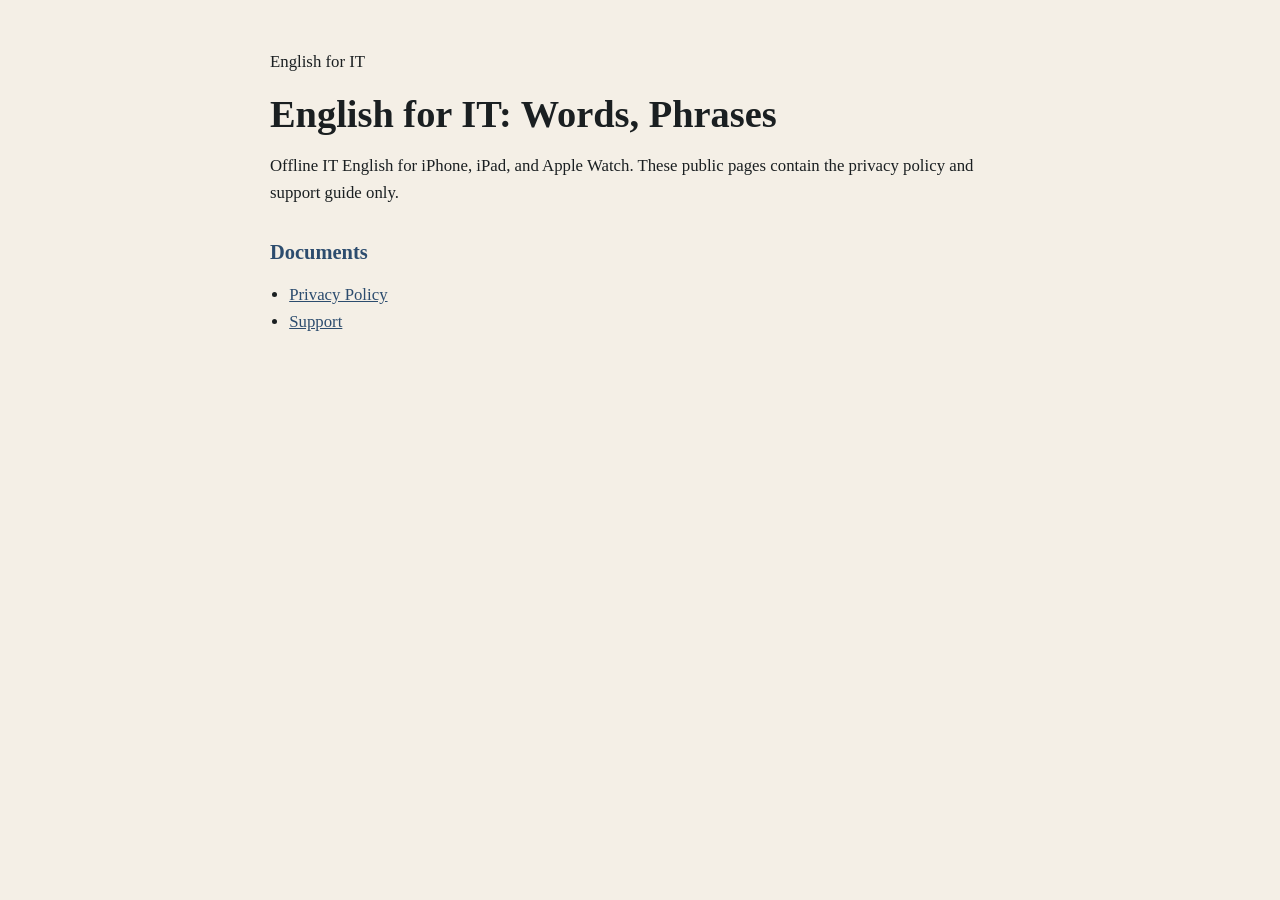
<file: index.html>
<!DOCTYPE html>
<html lang="en">
<head>
  <meta charset="utf-8">
  <meta name="viewport" content="width=device-width, initial-scale=1">
  <title>English for IT: Words, Phrases</title>
  <link rel="stylesheet" href="style.css">
</head>
<body>
  <main>
    <p class="eyebrow">English for IT</p>
    <h1>English for IT: Words, Phrases</h1>
    <p class="lead">Offline IT English for iPhone, iPad, and Apple Watch. These public pages contain the privacy policy and support guide only.</p>
    <section>
      <h2>Documents</h2>
      <ul>
        <li><a href="privacy.html">Privacy Policy</a></li>
        <li><a href="support.html">Support</a></li>
      </ul>
    </section>
  </main>
</body>
</html>
</file>
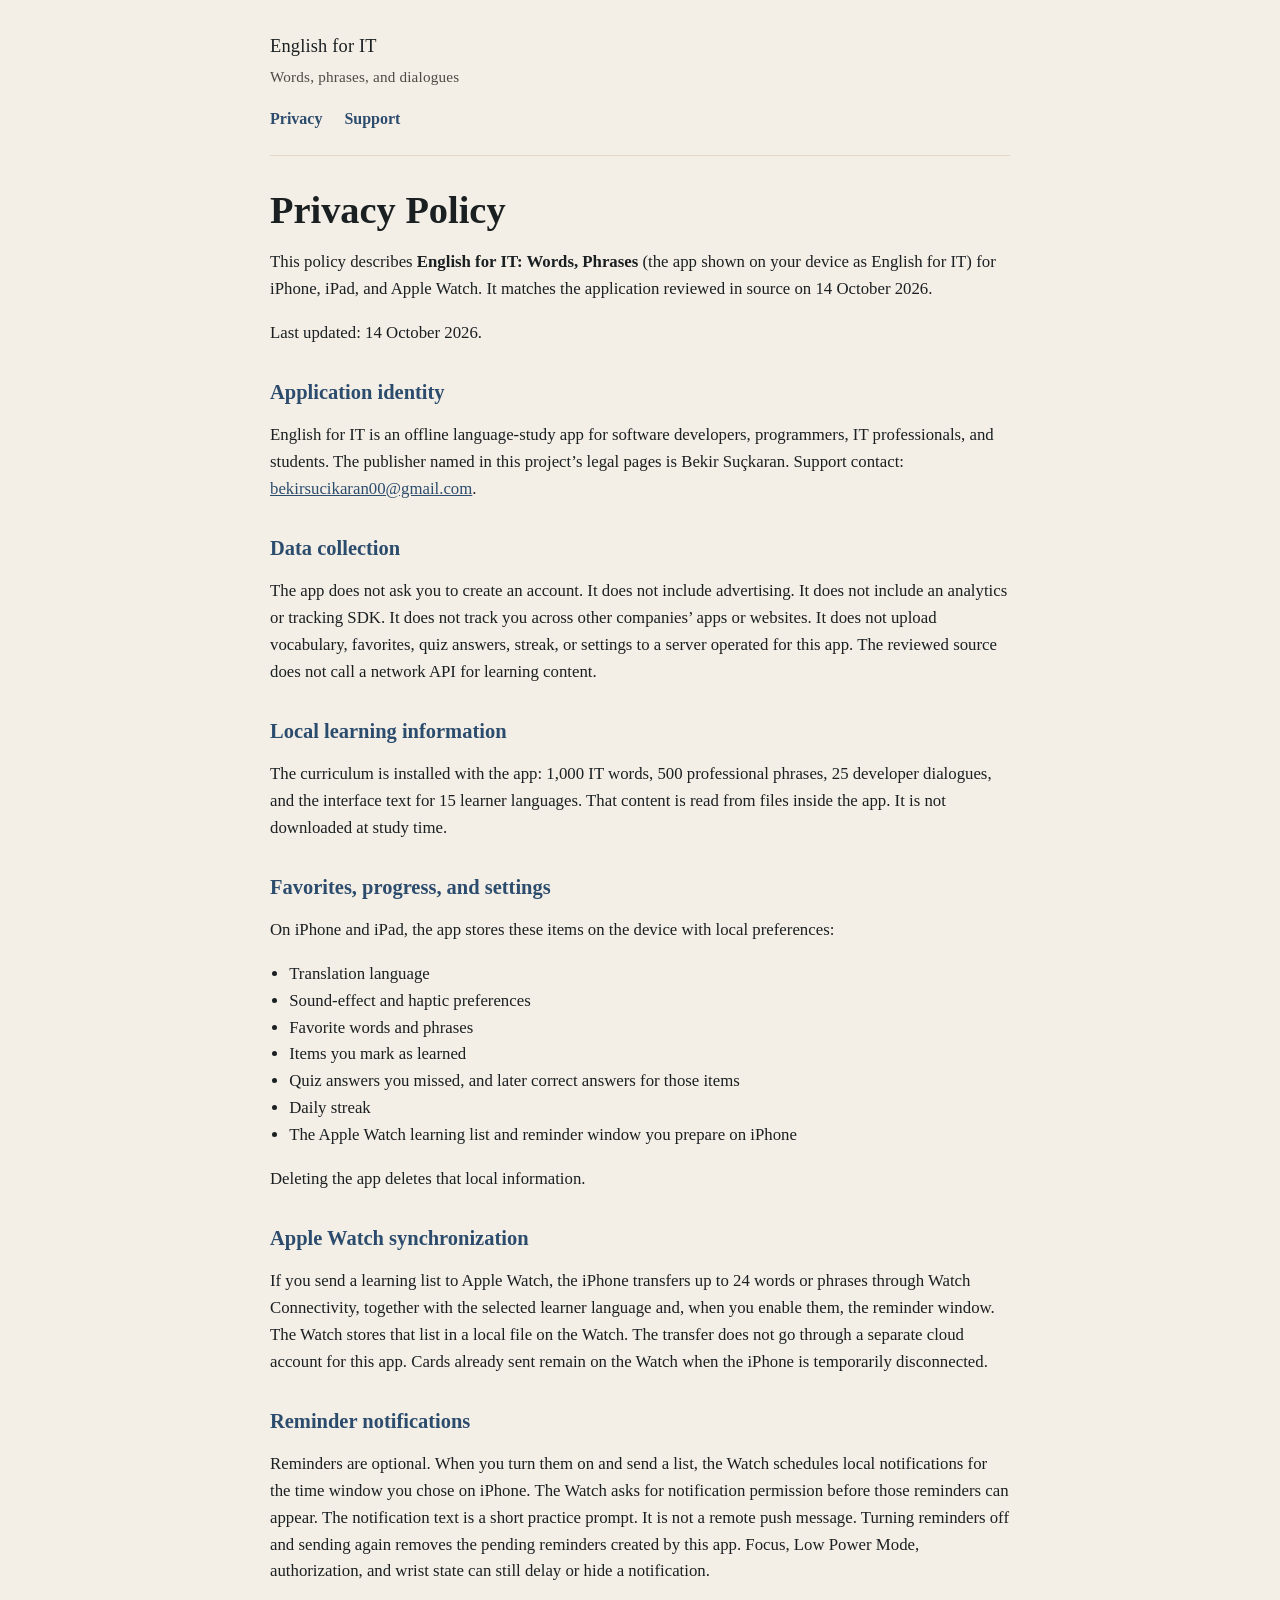
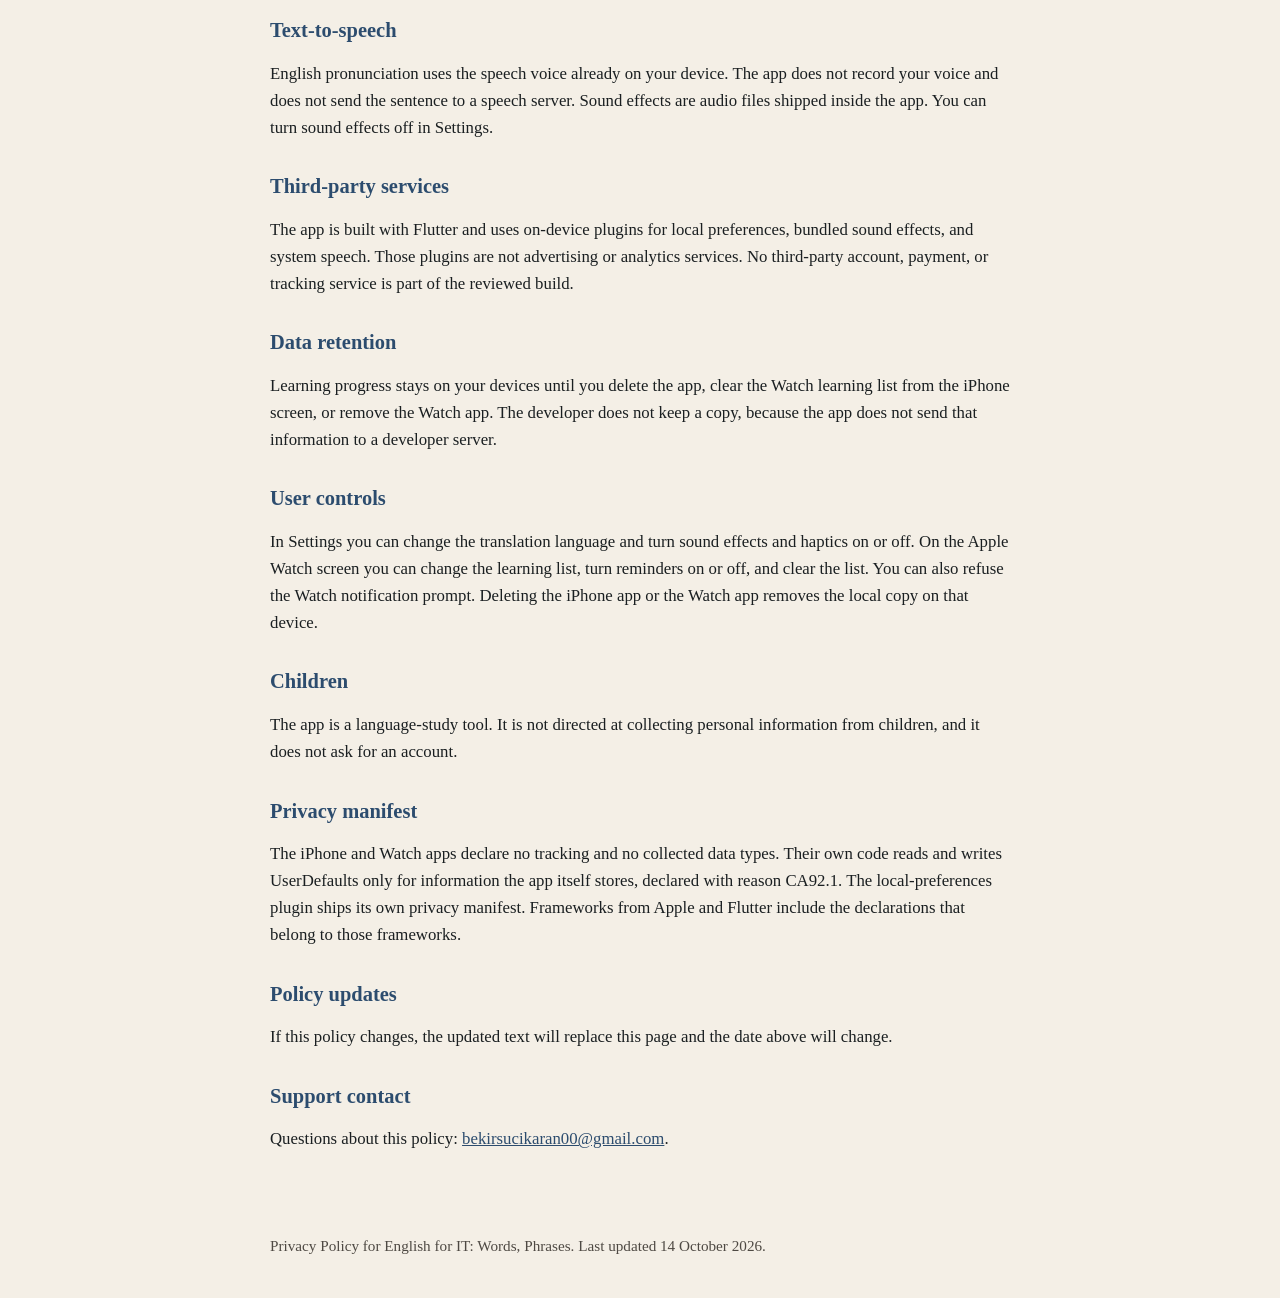
<file: privacy.html>
<!DOCTYPE html>
<html lang="en">
<head>
  <meta charset="utf-8">
  <meta name="viewport" content="width=device-width, initial-scale=1">
  <title>Privacy Policy — English for IT: Words, Phrases</title>
  <meta name="description" content="Privacy Policy for English for IT: Words, Phrases. Offline study. No account, advertising, analytics, or tracking.">
  <link rel="stylesheet" href="style.css">
</head>
<body>
  <a class="skip" href="#content">Skip to content</a>
  <header>
    <p class="brand">English for IT <span>Words, phrases, and dialogues</span></p>
    <nav aria-label="Legal">
      <a href="index.html">Privacy</a>
      <a href="support.html">Support</a>
    </nav>
  </header>
  <main id="content">
    <h1>Privacy Policy</h1>
    <p>This policy describes <strong>English for IT: Words, Phrases</strong> (the app shown on your device as English for IT) for iPhone, iPad, and Apple Watch. It matches the application reviewed in source on 14 October 2026.</p>
    <p>Last updated: 14 October 2026.</p>

    <h2>Application identity</h2>
    <p>English for IT is an offline language-study app for software developers, programmers, IT professionals, and students. The publisher named in this project’s legal pages is Bekir Suçkaran. Support contact: <a href="mailto:bekirsucikaran00@gmail.com">bekirsucikaran00@gmail.com</a>.</p>

    <h2>Data collection</h2>
    <p>The app does not ask you to create an account. It does not include advertising. It does not include an analytics or tracking SDK. It does not track you across other companies’ apps or websites. It does not upload vocabulary, favorites, quiz answers, streak, or settings to a server operated for this app. The reviewed source does not call a network API for learning content.</p>

    <h2>Local learning information</h2>
    <p>The curriculum is installed with the app: 1,000 IT words, 500 professional phrases, 25 developer dialogues, and the interface text for 15 learner languages. That content is read from files inside the app. It is not downloaded at study time.</p>

    <h2>Favorites, progress, and settings</h2>
    <p>On iPhone and iPad, the app stores these items on the device with local preferences:</p>
    <ul>
      <li>Translation language</li>
      <li>Sound-effect and haptic preferences</li>
      <li>Favorite words and phrases</li>
      <li>Items you mark as learned</li>
      <li>Quiz answers you missed, and later correct answers for those items</li>
      <li>Daily streak</li>
      <li>The Apple Watch learning list and reminder window you prepare on iPhone</li>
    </ul>
    <p>Deleting the app deletes that local information.</p>

    <h2>Apple Watch synchronization</h2>
    <p>If you send a learning list to Apple Watch, the iPhone transfers up to 24 words or phrases through Watch Connectivity, together with the selected learner language and, when you enable them, the reminder window. The Watch stores that list in a local file on the Watch. The transfer does not go through a separate cloud account for this app. Cards already sent remain on the Watch when the iPhone is temporarily disconnected.</p>

    <h2>Reminder notifications</h2>
    <p>Reminders are optional. When you turn them on and send a list, the Watch schedules local notifications for the time window you chose on iPhone. The Watch asks for notification permission before those reminders can appear. The notification text is a short practice prompt. It is not a remote push message. Turning reminders off and sending again removes the pending reminders created by this app. Focus, Low Power Mode, authorization, and wrist state can still delay or hide a notification.</p>

    <h2>Text-to-speech</h2>
    <p>English pronunciation uses the speech voice already on your device. The app does not record your voice and does not send the sentence to a speech server. Sound effects are audio files shipped inside the app. You can turn sound effects off in Settings.</p>

    <h2>Third-party services</h2>
    <p>The app is built with Flutter and uses on-device plugins for local preferences, bundled sound effects, and system speech. Those plugins are not advertising or analytics services. No third-party account, payment, or tracking service is part of the reviewed build.</p>

    <h2>Data retention</h2>
    <p>Learning progress stays on your devices until you delete the app, clear the Watch learning list from the iPhone screen, or remove the Watch app. The developer does not keep a copy, because the app does not send that information to a developer server.</p>

    <h2>User controls</h2>
    <p>In Settings you can change the translation language and turn sound effects and haptics on or off. On the Apple Watch screen you can change the learning list, turn reminders on or off, and clear the list. You can also refuse the Watch notification prompt. Deleting the iPhone app or the Watch app removes the local copy on that device.</p>

    <h2>Children</h2>
    <p>The app is a language-study tool. It is not directed at collecting personal information from children, and it does not ask for an account.</p>

    <h2>Privacy manifest</h2>
    <p>The iPhone and Watch apps declare no tracking and no collected data types. Their own code reads and writes UserDefaults only for information the app itself stores, declared with reason CA92.1. The local-preferences plugin ships its own privacy manifest. Frameworks from Apple and Flutter include the declarations that belong to those frameworks.</p>

    <h2>Policy updates</h2>
    <p>If this policy changes, the updated text will replace this page and the date above will change.</p>

    <h2>Support contact</h2>
    <p>Questions about this policy: <a href="mailto:bekirsucikaran00@gmail.com">bekirsucikaran00@gmail.com</a>.</p>
  </main>
  <footer>Privacy Policy for English for IT: Words, Phrases. Last updated 14 October 2026.</footer>
</body>
</html>
</file>
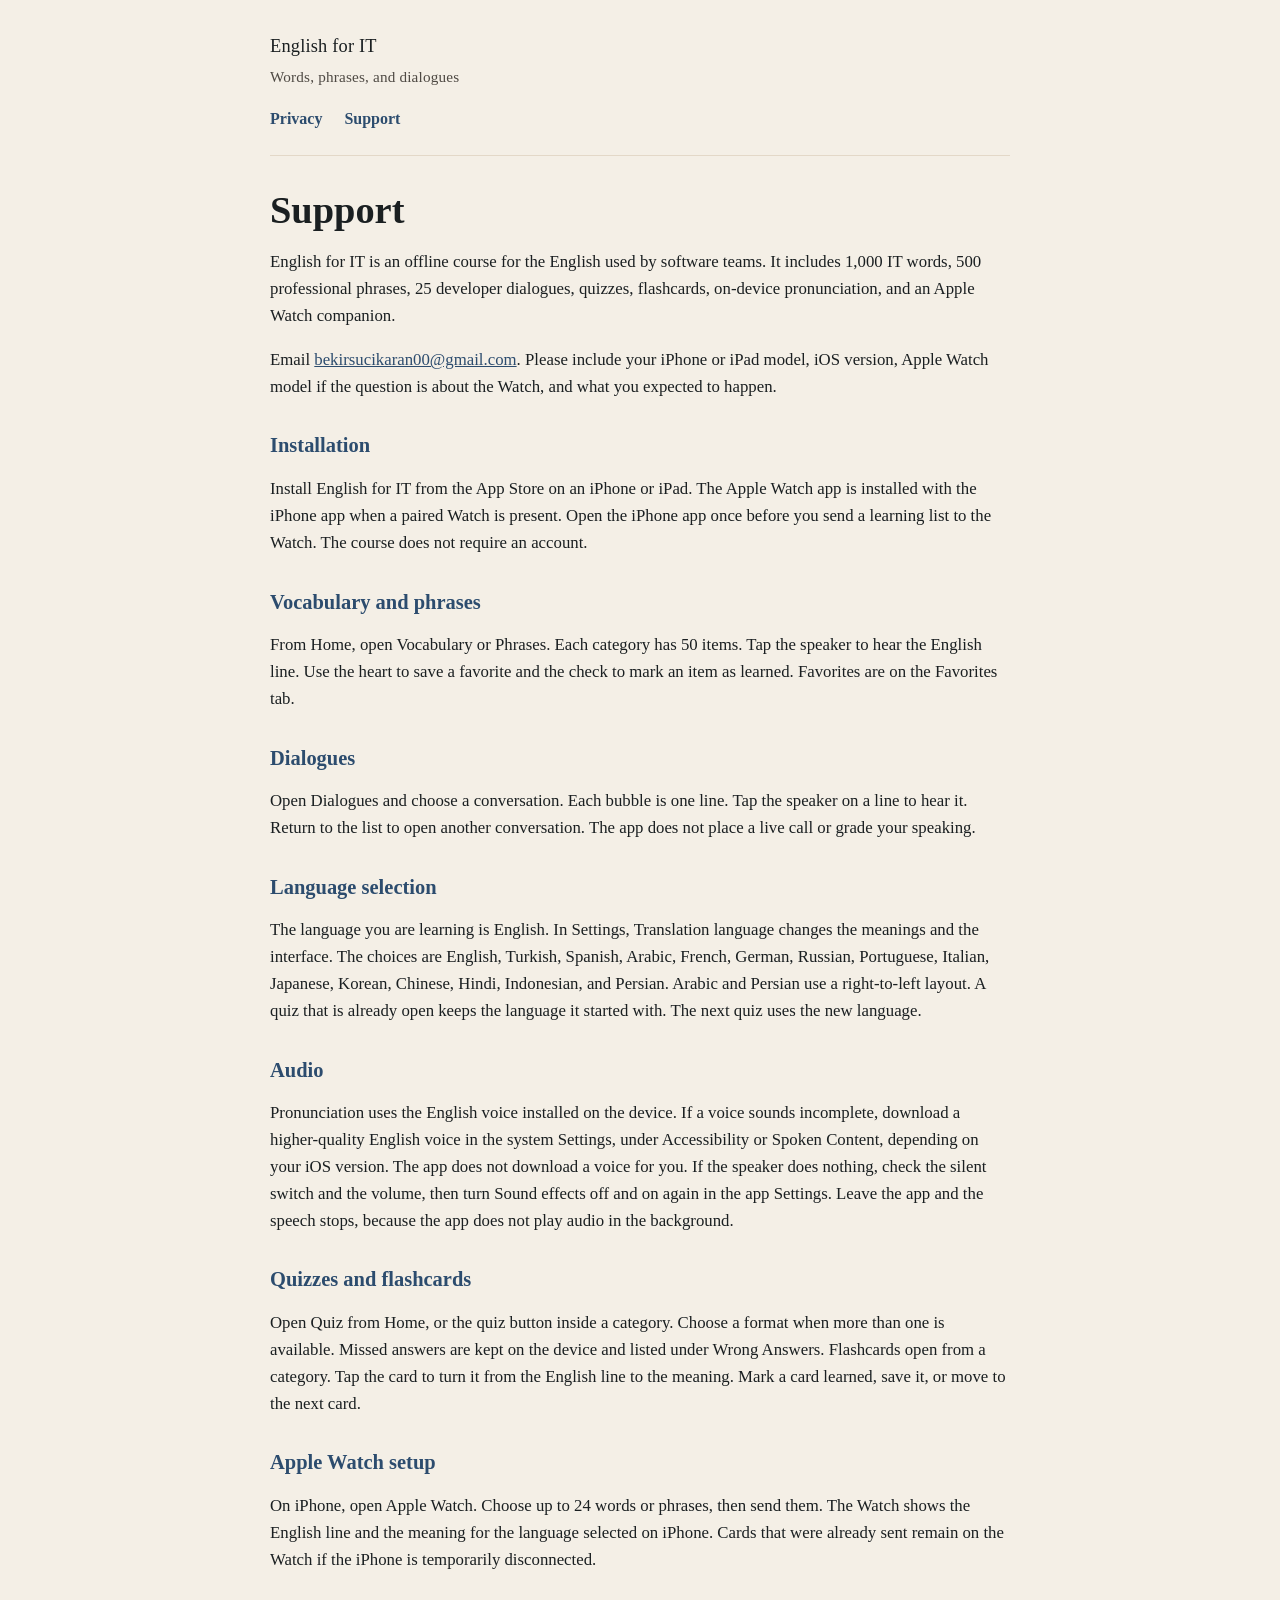
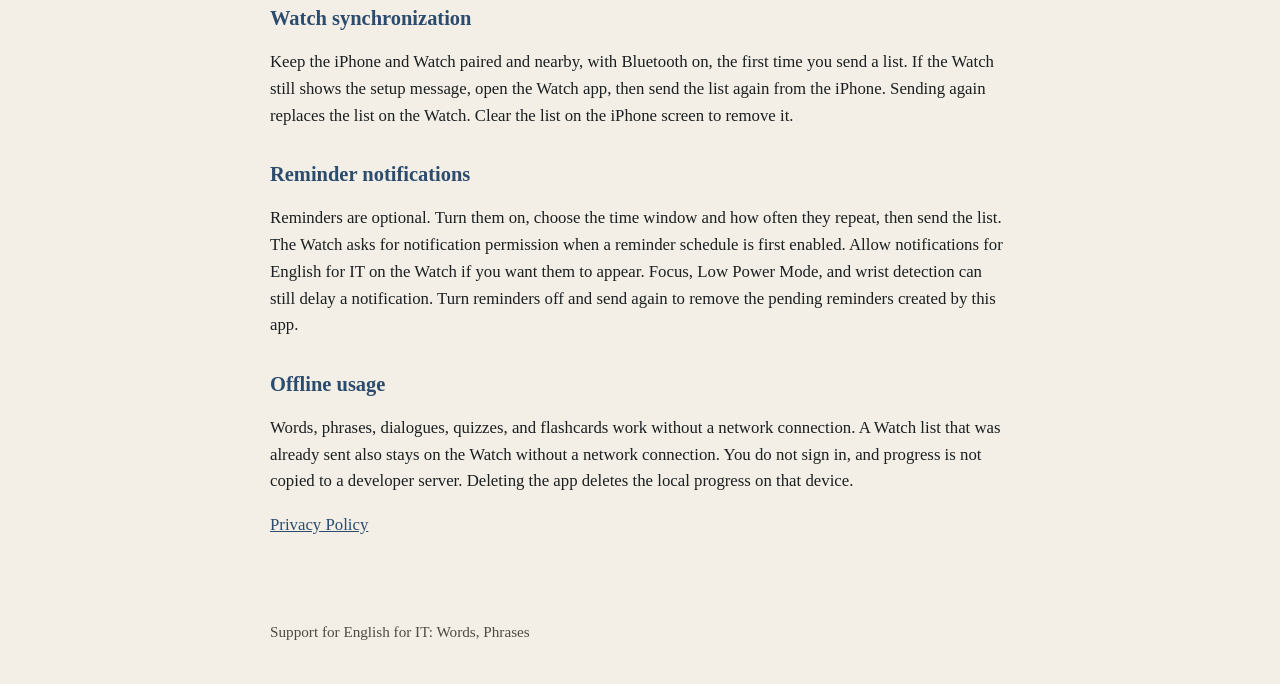
<file: support.html>
<!DOCTYPE html>
<html lang="en">
<head>
  <meta charset="utf-8">
  <meta name="viewport" content="width=device-width, initial-scale=1">
  <title>Support — English for IT: Words, Phrases</title>
  <meta name="description" content="Support for English for IT: words, phrases, dialogues, quizzes, flashcards, and Apple Watch.">
  <link rel="stylesheet" href="style.css">
</head>
<body>
  <a class="skip" href="#content">Skip to content</a>
  <header>
    <p class="brand">English for IT <span>Words, phrases, and dialogues</span></p>
    <nav aria-label="Support">
      <a href="privacy.html">Privacy</a>
      <a href="index.html">Support</a>
    </nav>
  </header>
  <main id="content">
    <h1>Support</h1>
    <p>English for IT is an offline course for the English used by software teams. It includes 1,000 IT words, 500 professional phrases, 25 developer dialogues, quizzes, flashcards, on-device pronunciation, and an Apple Watch companion.</p>
    <p>Email <a href="mailto:bekirsucikaran00@gmail.com">bekirsucikaran00@gmail.com</a>. Please include your iPhone or iPad model, iOS version, Apple Watch model if the question is about the Watch, and what you expected to happen.</p>

    <h2>Installation</h2>
    <p>Install English for IT from the App Store on an iPhone or iPad. The Apple Watch app is installed with the iPhone app when a paired Watch is present. Open the iPhone app once before you send a learning list to the Watch. The course does not require an account.</p>

    <h2>Vocabulary and phrases</h2>
    <p>From Home, open Vocabulary or Phrases. Each category has 50 items. Tap the speaker to hear the English line. Use the heart to save a favorite and the check to mark an item as learned. Favorites are on the Favorites tab.</p>

    <h2>Dialogues</h2>
    <p>Open Dialogues and choose a conversation. Each bubble is one line. Tap the speaker on a line to hear it. Return to the list to open another conversation. The app does not place a live call or grade your speaking.</p>

    <h2>Language selection</h2>
    <p>The language you are learning is English. In Settings, Translation language changes the meanings and the interface. The choices are English, Turkish, Spanish, Arabic, French, German, Russian, Portuguese, Italian, Japanese, Korean, Chinese, Hindi, Indonesian, and Persian. Arabic and Persian use a right-to-left layout. A quiz that is already open keeps the language it started with. The next quiz uses the new language.</p>

    <h2>Audio</h2>
    <p>Pronunciation uses the English voice installed on the device. If a voice sounds incomplete, download a higher-quality English voice in the system Settings, under Accessibility or Spoken Content, depending on your iOS version. The app does not download a voice for you. If the speaker does nothing, check the silent switch and the volume, then turn Sound effects off and on again in the app Settings. Leave the app and the speech stops, because the app does not play audio in the background.</p>

    <h2>Quizzes and flashcards</h2>
    <p>Open Quiz from Home, or the quiz button inside a category. Choose a format when more than one is available. Missed answers are kept on the device and listed under Wrong Answers. Flashcards open from a category. Tap the card to turn it from the English line to the meaning. Mark a card learned, save it, or move to the next card.</p>

    <h2>Apple Watch setup</h2>
    <p>On iPhone, open Apple Watch. Choose up to 24 words or phrases, then send them. The Watch shows the English line and the meaning for the language selected on iPhone. Cards that were already sent remain on the Watch if the iPhone is temporarily disconnected.</p>

    <h2>Watch synchronization</h2>
    <p>Keep the iPhone and Watch paired and nearby, with Bluetooth on, the first time you send a list. If the Watch still shows the setup message, open the Watch app, then send the list again from the iPhone. Sending again replaces the list on the Watch. Clear the list on the iPhone screen to remove it.</p>

    <h2>Reminder notifications</h2>
    <p>Reminders are optional. Turn them on, choose the time window and how often they repeat, then send the list. The Watch asks for notification permission when a reminder schedule is first enabled. Allow notifications for English for IT on the Watch if you want them to appear. Focus, Low Power Mode, and wrist detection can still delay a notification. Turn reminders off and send again to remove the pending reminders created by this app.</p>

    <h2>Offline usage</h2>
    <p>Words, phrases, dialogues, quizzes, and flashcards work without a network connection. A Watch list that was already sent also stays on the Watch without a network connection. You do not sign in, and progress is not copied to a developer server. Deleting the app deletes the local progress on that device.</p>

    <p><a href="privacy.html">Privacy Policy</a></p>
  </main>
  <footer>Support for English for IT: Words, Phrases</footer>
</body>
</html>
</file>
<file: style.css>
:root {
  color-scheme: light;
  --ink: #1a1f21;
  --muted: #4e4943;
  --line: #e3d8c8;
  --paper: #f4efe6;
  --card: #fffbf6;
  --accent: #2c4c6e;
  --copper: #8a4e28;
}

* { box-sizing: border-box; }

body {
  margin: 0;
  font-family: "Iowan Old Style", Palatino, Georgia, serif;
  color: var(--ink);
  background: var(--paper);
  line-height: 1.6;
}

a { color: var(--accent); }
a:hover { text-decoration-thickness: 2px; }

.skip {
  position: absolute;
  left: 12px;
  top: -48px;
  background: var(--card);
  padding: 8px 12px;
}

.skip:focus { top: 12px; }

header, main, footer {
  width: min(740px, calc(100% - 32px));
  margin-left: auto;
  margin-right: auto;
}

header {
  padding: 32px 0 16px;
  border-bottom: 1px solid var(--line);
}

.brand {
  margin: 0;
  font-size: 1.15rem;
  letter-spacing: 0.01em;
}

.brand span {
  display: block;
  margin-top: 4px;
  color: var(--muted);
  font-size: 0.95rem;
}

nav { margin-top: 16px; }

nav a {
  display: inline-block;
  margin: 0 18px 8px 0;
  text-decoration: none;
  font-weight: 600;
}

nav a:hover, nav a:focus { text-decoration: underline; }

main { padding: 32px 0 56px; }

h1 {
  font-size: clamp(1.8rem, 4vw, 2.4rem);
  line-height: 1.15;
  margin: 0 0 14px;
}

h2 {
  font-size: 1.28rem;
  line-height: 1.3;
  margin: 32px 0 8px;
  color: var(--accent);
}

p, li { font-size: 1.05rem; }

ul { padding-left: 1.2rem; }

.card {
  background: var(--card);
  border: 1px solid var(--line);
  border-radius: 18px;
  padding: 8px 20px 4px;
  margin: 18px 0;
}

footer {
  padding: 8px 0 40px;
  color: var(--muted);
  font-size: 0.95rem;
}

@media (max-width: 640px) {
  header, main, footer { width: min(740px, calc(100% - 24px)); }
  h1 { font-size: 1.7rem; }
}
</file>
